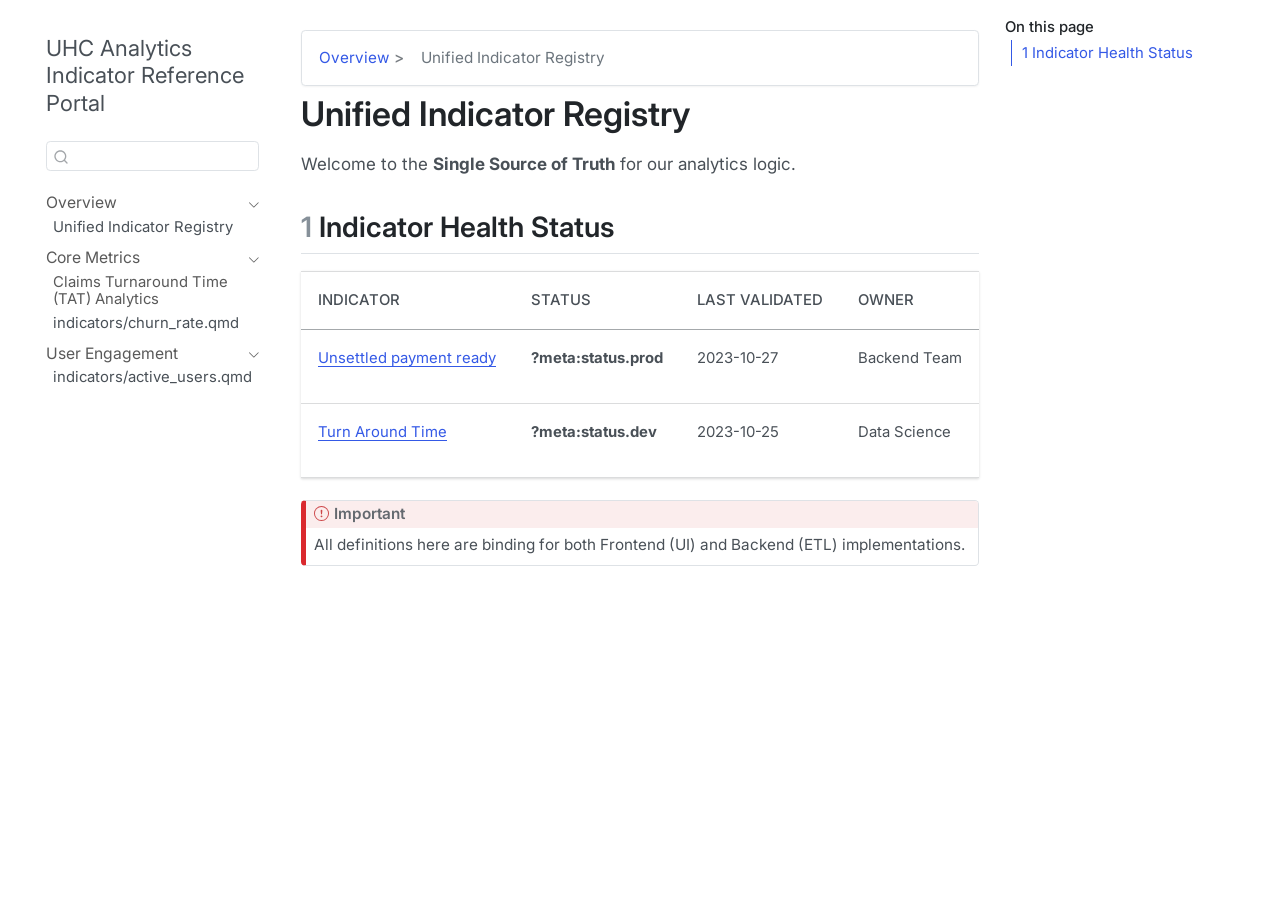
<file: docs/index.html>
<!DOCTYPE html>
<html xmlns="http://www.w3.org/1999/xhtml" lang="en" xml:lang="en"><head>

<meta charset="utf-8">
<meta name="generator" content="quarto-1.9.37">

<meta name="viewport" content="width=device-width, initial-scale=1.0, user-scalable=yes">


<title>Unified Indicator Registry – UHC Analytics Indicator Reference Portal</title>
<style>
/* Default styles provided by pandoc.
** See https://pandoc.org/MANUAL.html#variables-for-html for config info.
*/
code{white-space: pre-wrap;}
span.smallcaps{font-variant: small-caps;}
div.columns{display: flex; gap: min(4vw, 1.5em);}
div.column{flex: auto; overflow-x: auto;}
div.hanging-indent{margin-left: 1.5em; text-indent: -1.5em;}
ul.task-list{list-style: none;}
ul.task-list li input[type="checkbox"] {
  width: 0.8em;
  margin: 0 0.8em 0.2em -1em; /* quarto-specific, see https://github.com/quarto-dev/quarto-cli/issues/4556 */ 
  vertical-align: middle;
}
</style>


<script src="site_libs/quarto-nav/quarto-nav.js"></script>
<script src="site_libs/quarto-nav/headroom.min.js"></script>
<script src="site_libs/clipboard/clipboard.min.js"></script>
<script src="site_libs/quarto-search/autocomplete.umd.js"></script>
<script src="site_libs/quarto-search/fuse.min.js"></script>
<script src="site_libs/quarto-search/quarto-search.js"></script>
<meta name="quarto:offset" content="./">
<script src="site_libs/quarto-html/quarto.js" type="module"></script>
<script src="site_libs/quarto-html/tabsets/tabsets.js" type="module"></script>
<script src="site_libs/quarto-html/popper.min.js"></script>
<script src="site_libs/quarto-html/tippy.umd.min.js"></script>
<script src="site_libs/quarto-html/anchor.min.js"></script>
<link href="site_libs/quarto-html/tippy.css" rel="stylesheet">
<link href="site_libs/quarto-html/quarto-syntax-highlighting-7f8f88aac4f3542376d5c11b86a4c14d.css" rel="stylesheet" id="quarto-text-highlighting-styles">
<script src="site_libs/bootstrap/bootstrap.min.js"></script>
<link href="site_libs/bootstrap/bootstrap-icons.css" rel="stylesheet">
<link href="site_libs/bootstrap/bootstrap-1c2b39b91d62c1bd2d977d21438fc985.min.css" rel="stylesheet" append-hash="true" id="quarto-bootstrap" data-mode="light">
<script id="quarto-search-options" type="application/json">{
  "location": "sidebar",
  "copy-button": false,
  "collapse-after": 3,
  "panel-placement": "start",
  "type": "textbox",
  "limit": 50,
  "keyboard-shortcut": [
    "f",
    "/",
    "s"
  ],
  "show-item-context": false,
  "language": {
    "search-no-results-text": "No results",
    "search-matching-documents-text": "matching documents",
    "search-copy-link-title": "Copy link to search",
    "search-hide-matches-text": "Hide additional matches",
    "search-more-match-text": "more match in this document",
    "search-more-matches-text": "more matches in this document",
    "search-clear-button-title": "Clear",
    "search-text-placeholder": "",
    "search-detached-cancel-button-title": "Cancel",
    "search-submit-button-title": "Submit",
    "search-label": "Search"
  }
}</script>


</head>

<body class="nav-sidebar floating quarto-light">

<div id="quarto-search-results"></div>
  <header id="quarto-header" class="headroom fixed-top">
  <nav class="quarto-secondary-nav">
    <div class="container-fluid d-flex">
      <button type="button" class="quarto-btn-toggle btn" data-bs-toggle="collapse" role="button" data-bs-target=".quarto-sidebar-collapse-item" aria-controls="quarto-sidebar" aria-expanded="false" aria-label="Toggle sidebar navigation" onclick="if (window.quartoToggleHeadroom) { window.quartoToggleHeadroom(); }">
        <i class="bi bi-layout-text-sidebar-reverse"></i>
      </button>
        <nav class="quarto-page-breadcrumbs" aria-label="breadcrumb"><ol class="breadcrumb"><li class="breadcrumb-item"><a href="./index.html">Overview</a></li><li class="breadcrumb-item"><a href="./index.html">Unified Indicator Registry</a></li></ol></nav>
        <a class="flex-grow-1" role="navigation" data-bs-toggle="collapse" data-bs-target=".quarto-sidebar-collapse-item" aria-controls="quarto-sidebar" aria-expanded="false" aria-label="Toggle sidebar navigation" onclick="if (window.quartoToggleHeadroom) { window.quartoToggleHeadroom(); }">      
        </a>
      <button type="button" class="btn quarto-search-button" aria-label="Search" onclick="window.quartoOpenSearch();">
        <i class="bi bi-search"></i>
      </button>
    </div>
  </nav>
</header>
<!-- content -->
<div id="quarto-content" class="quarto-container page-columns page-rows-contents page-layout-article">
<!-- sidebar -->
  <nav id="quarto-sidebar" class="sidebar collapse collapse-horizontal quarto-sidebar-collapse-item sidebar-navigation floating overflow-auto">
    <div class="pt-lg-2 mt-2 text-left sidebar-header">
    <div class="sidebar-title mb-0 py-0">
      <a href="./">UHC Analytics Indicator Reference Portal</a> 
    </div>
      </div>
        <div class="mt-2 flex-shrink-0 align-items-center">
        <div class="sidebar-search">
        <div id="quarto-search" class="" title="Search"></div>
        </div>
        </div>
    <div class="sidebar-menu-container"> 
    <ul class="list-unstyled mt-1">
        <li class="sidebar-item sidebar-item-section">
      <div class="sidebar-item-container"> 
            <a class="sidebar-item-text sidebar-link text-start" data-bs-toggle="collapse" data-bs-target="#quarto-sidebar-section-1" role="navigation" aria-expanded="true">
 <span class="menu-text">Overview</span></a>
          <a class="sidebar-item-toggle text-start" data-bs-toggle="collapse" data-bs-target="#quarto-sidebar-section-1" role="navigation" aria-expanded="true" aria-label="Toggle section">
            <i class="bi bi-chevron-right ms-2"></i>
          </a> 
      </div>
      <ul id="quarto-sidebar-section-1" class="collapse list-unstyled sidebar-section depth1 show">  
          <li class="sidebar-item">
  <div class="sidebar-item-container"> 
  <a href="./index.html" class="sidebar-item-text sidebar-link active">
 <span class="menu-text">Unified Indicator Registry</span></a>
  </div>
</li>
      </ul>
  </li>
        <li class="sidebar-item sidebar-item-section">
      <div class="sidebar-item-container"> 
            <a class="sidebar-item-text sidebar-link text-start" data-bs-toggle="collapse" data-bs-target="#quarto-sidebar-section-2" role="navigation" aria-expanded="true">
 <span class="menu-text">Core Metrics</span></a>
          <a class="sidebar-item-toggle text-start" data-bs-toggle="collapse" data-bs-target="#quarto-sidebar-section-2" role="navigation" aria-expanded="true" aria-label="Toggle section">
            <i class="bi bi-chevron-right ms-2"></i>
          </a> 
      </div>
      <ul id="quarto-sidebar-section-2" class="collapse list-unstyled sidebar-section depth1 show">  
          <li class="sidebar-item">
  <div class="sidebar-item-container"> 
  <a href="./indicators/tat_analytics.html" class="sidebar-item-text sidebar-link">
 <span class="menu-text">Claims Turnaround Time (TAT) Analytics</span></a>
  </div>
</li>
          <li class="sidebar-item">
 <span class="menu-text">indicators/churn_rate.qmd</span>
  </li>
      </ul>
  </li>
        <li class="sidebar-item sidebar-item-section">
      <div class="sidebar-item-container"> 
            <a class="sidebar-item-text sidebar-link text-start" data-bs-toggle="collapse" data-bs-target="#quarto-sidebar-section-3" role="navigation" aria-expanded="true">
 <span class="menu-text">User Engagement</span></a>
          <a class="sidebar-item-toggle text-start" data-bs-toggle="collapse" data-bs-target="#quarto-sidebar-section-3" role="navigation" aria-expanded="true" aria-label="Toggle section">
            <i class="bi bi-chevron-right ms-2"></i>
          </a> 
      </div>
      <ul id="quarto-sidebar-section-3" class="collapse list-unstyled sidebar-section depth1 show">  
          <li class="sidebar-item">
 <span class="menu-text">indicators/active_users.qmd</span>
  </li>
      </ul>
  </li>
    </ul>
    </div>
</nav>
<div id="quarto-sidebar-glass" class="quarto-sidebar-collapse-item" data-bs-toggle="collapse" data-bs-target=".quarto-sidebar-collapse-item"></div>
<!-- margin-sidebar -->
    <div id="quarto-margin-sidebar" class="sidebar margin-sidebar">
        <nav id="TOC" role="doc-toc" class="toc-active">
    <h2 id="toc-title">On this page</h2>
   
  <ul>
  <li><a href="#indicator-health-status" id="toc-indicator-health-status" class="nav-link active" data-scroll-target="#indicator-health-status"><span class="header-section-number">1</span> Indicator Health Status</a></li>
  </ul>
</nav>
    </div>
<!-- main -->
<main class="content" id="quarto-document-content">

<header id="title-block-header" class="quarto-title-block default"><nav class="quarto-page-breadcrumbs quarto-title-breadcrumbs d-none d-lg-block" aria-label="breadcrumb"><ol class="breadcrumb"><li class="breadcrumb-item"><a href="./index.html">Overview</a></li><li class="breadcrumb-item"><a href="./index.html">Unified Indicator Registry</a></li></ol></nav>
<div class="quarto-title">
<h1 class="title">Unified Indicator Registry</h1>
</div>



<div class="quarto-title-meta">

    
  
    
  </div>
  


</header>


<p>Welcome to the <strong>Single Source of Truth</strong> for our analytics logic.</p>
<section id="indicator-health-status" class="level2" data-number="1">
<h2 data-number="1" class="anchored" data-anchor-id="indicator-health-status"><span class="header-section-number">1</span> Indicator Health Status</h2>
<table class="caption-top table">
<thead>
<tr class="header">
<th>Indicator</th>
<th>Status</th>
<th>Last Validated</th>
<th>Owner</th>
</tr>
</thead>
<tbody>
<tr class="odd">
<td><a href="./indicators/erp-payment-ready.html">Unsettled payment ready</a></td>
<td><p><strong>?meta:status.prod</strong></p></td>
<td>2023-10-27</td>
<td>Backend Team</td>
</tr>
<tr class="even">
<td><a href="./indicators/tat_analytics.html">Turn Around Time</a></td>
<td><p><strong>?meta:status.dev</strong></p></td>
<td>2023-10-25</td>
<td>Data Science</td>
</tr>
</tbody>
</table>
<div class="callout callout-style-default callout-important callout-titled">
<div class="callout-header d-flex align-content-center">
<div class="callout-icon-container">
<i class="callout-icon"></i>
</div>
<div class="callout-title-container flex-fill">
Important
</div>
</div>
<div class="callout-body-container callout-body">
<p>All definitions here are binding for both Frontend (UI) and Backend (ETL) implementations.</p>
</div>
</div>


</section>

</main> <!-- /main -->
<script id="quarto-html-after-body" type="application/javascript">
  window.document.addEventListener("DOMContentLoaded", function (event) {
    const icon = "";
    const anchorJS = new window.AnchorJS();
    anchorJS.options = {
      placement: 'right',
      icon: icon
    };
    anchorJS.add('.anchored');
    const isCodeAnnotation = (el) => {
      for (const clz of el.classList) {
        if (clz.startsWith('code-annotation-')) {                     
          return true;
        }
      }
      return false;
    }
    const onCopySuccess = function(e) {
      // button target
      const button = e.trigger;
      // don't keep focus
      button.blur();
      // flash "checked"
      button.classList.add('code-copy-button-checked');
      var currentTitle = button.getAttribute("title");
      button.setAttribute("title", "Copied!");
      let tooltip;
      if (window.bootstrap) {
        button.setAttribute("data-bs-toggle", "tooltip");
        button.setAttribute("data-bs-placement", "left");
        button.setAttribute("data-bs-title", "Copied!");
        tooltip = new bootstrap.Tooltip(button, 
          { trigger: "manual", 
            customClass: "code-copy-button-tooltip",
            offset: [0, -8]});
        tooltip.show();    
      }
      setTimeout(function() {
        if (tooltip) {
          tooltip.hide();
          button.removeAttribute("data-bs-title");
          button.removeAttribute("data-bs-toggle");
          button.removeAttribute("data-bs-placement");
        }
        button.setAttribute("title", currentTitle);
        button.classList.remove('code-copy-button-checked');
      }, 1000);
      // clear code selection
      e.clearSelection();
    }
    const getTextToCopy = function(trigger) {
      const outerScaffold = trigger.parentElement.cloneNode(true);
      const codeEl = outerScaffold.querySelector('code');
      for (const childEl of codeEl.children) {
        if (isCodeAnnotation(childEl)) {
          childEl.remove();
        }
      }
      return codeEl.innerText;
    }
    const clipboard = new window.ClipboardJS('.code-copy-button:not([data-in-quarto-modal])', {
      text: getTextToCopy
    });
    clipboard.on('success', onCopySuccess);
    if (window.document.getElementById('quarto-embedded-source-code-modal')) {
      const clipboardModal = new window.ClipboardJS('.code-copy-button[data-in-quarto-modal]', {
        text: getTextToCopy,
        container: window.document.getElementById('quarto-embedded-source-code-modal')
      });
      clipboardModal.on('success', onCopySuccess);
    }
      var localhostRegex = new RegExp(/^(?:http|https):\/\/localhost\:?[0-9]*\//);
      var mailtoRegex = new RegExp(/^mailto:/);
        var filterRegex = new RegExp('/' + window.location.host + '/');
      var isInternal = (href) => {
          return filterRegex.test(href) || localhostRegex.test(href) || mailtoRegex.test(href);
      }
      // Inspect non-navigation links and adorn them if external
     var links = window.document.querySelectorAll('a[href]:not(.nav-link):not(.navbar-brand):not(.toc-action):not(.sidebar-link):not(.sidebar-item-toggle):not(.pagination-link):not(.no-external):not([aria-hidden]):not(.dropdown-item):not(.quarto-navigation-tool):not(.about-link)');
      for (var i=0; i<links.length; i++) {
        const link = links[i];
        if (!isInternal(link.href)) {
          // undo the damage that might have been done by quarto-nav.js in the case of
          // links that we want to consider external
          if (link.dataset.originalHref !== undefined) {
            link.href = link.dataset.originalHref;
          }
        }
      }
    function tippyHover(el, contentFn, onTriggerFn, onUntriggerFn) {
      const config = {
        allowHTML: true,
        maxWidth: 500,
        delay: 100,
        arrow: false,
        appendTo: function(el) {
            return el.parentElement;
        },
        interactive: true,
        interactiveBorder: 10,
        theme: 'quarto',
        placement: 'bottom-start',
      };
      if (contentFn) {
        config.content = contentFn;
      }
      if (onTriggerFn) {
        config.onTrigger = onTriggerFn;
      }
      if (onUntriggerFn) {
        config.onUntrigger = onUntriggerFn;
      }
      window.tippy(el, config); 
    }
    const noterefs = window.document.querySelectorAll('a[role="doc-noteref"]');
    for (var i=0; i<noterefs.length; i++) {
      const ref = noterefs[i];
      tippyHover(ref, function() {
        // use id or data attribute instead here
        let href = ref.getAttribute('data-footnote-href') || ref.getAttribute('href');
        try { href = new URL(href).hash; } catch {}
        const id = href.replace(/^#\/?/, "");
        const note = window.document.getElementById(id);
        if (note) {
          return note.innerHTML;
        } else {
          return "";
        }
      });
    }
    const xrefs = window.document.querySelectorAll('a.quarto-xref');
    const processXRef = (id, note) => {
      // Strip column container classes
      const stripColumnClz = (el) => {
        el.classList.remove("page-full", "page-columns");
        if (el.children) {
          for (const child of el.children) {
            stripColumnClz(child);
          }
        }
      }
      stripColumnClz(note)
      if (id === null || id.startsWith('sec-')) {
        // Special case sections, only their first couple elements
        const container = document.createElement("div");
        if (note.children && note.children.length > 2) {
          container.appendChild(note.children[0].cloneNode(true));
          for (let i = 1; i < note.children.length; i++) {
            const child = note.children[i];
            if (child.tagName === "P" && child.innerText === "") {
              continue;
            } else {
              container.appendChild(child.cloneNode(true));
              break;
            }
          }
          if (window.Quarto?.typesetMath) {
            window.Quarto.typesetMath(container);
          }
          return container.innerHTML
        } else {
          if (window.Quarto?.typesetMath) {
            window.Quarto.typesetMath(note);
          }
          return note.innerHTML;
        }
      } else {
        // Remove any anchor links if they are present
        const anchorLink = note.querySelector('a.anchorjs-link');
        if (anchorLink) {
          anchorLink.remove();
        }
        if (window.Quarto?.typesetMath) {
          window.Quarto.typesetMath(note);
        }
        if (note.classList.contains("callout")) {
          return note.outerHTML;
        } else {
          return note.innerHTML;
        }
      }
    }
    for (var i=0; i<xrefs.length; i++) {
      const xref = xrefs[i];
      tippyHover(xref, undefined, function(instance) {
        instance.disable();
        let url = xref.getAttribute('href');
        let hash = undefined; 
        if (url.startsWith('#')) {
          hash = url;
        } else {
          try { hash = new URL(url).hash; } catch {}
        }
        if (hash) {
          const id = hash.replace(/^#\/?/, "");
          const note = window.document.getElementById(id);
          if (note !== null) {
            try {
              const html = processXRef(id, note.cloneNode(true));
              instance.setContent(html);
            } finally {
              instance.enable();
              instance.show();
            }
          } else {
            // See if we can fetch this
            fetch(url.split('#')[0])
            .then(res => res.text())
            .then(html => {
              const parser = new DOMParser();
              const htmlDoc = parser.parseFromString(html, "text/html");
              const note = htmlDoc.getElementById(id);
              if (note !== null) {
                const html = processXRef(id, note);
                instance.setContent(html);
              } 
            }).finally(() => {
              instance.enable();
              instance.show();
            });
          }
        } else {
          // See if we can fetch a full url (with no hash to target)
          // This is a special case and we should probably do some content thinning / targeting
          fetch(url)
          .then(res => res.text())
          .then(html => {
            const parser = new DOMParser();
            const htmlDoc = parser.parseFromString(html, "text/html");
            const note = htmlDoc.querySelector('main.content');
            if (note !== null) {
              // This should only happen for chapter cross references
              // (since there is no id in the URL)
              // remove the first header
              if (note.children.length > 0 && note.children[0].tagName === "HEADER") {
                note.children[0].remove();
              }
              const html = processXRef(null, note);
              instance.setContent(html);
            } 
          }).finally(() => {
            instance.enable();
            instance.show();
          });
        }
      }, function(instance) {
      });
    }
        let selectedAnnoteEl;
        const selectorForAnnotation = ( cell, annotation) => {
          let cellAttr = 'data-code-cell="' + cell + '"';
          let lineAttr = 'data-code-annotation="' +  annotation + '"';
          const selector = 'span[' + cellAttr + '][' + lineAttr + ']';
          return selector;
        }
        const selectCodeLines = (annoteEl) => {
          const doc = window.document;
          const targetCell = annoteEl.getAttribute("data-target-cell");
          const targetAnnotation = annoteEl.getAttribute("data-target-annotation");
          const annoteSpan = window.document.querySelector(selectorForAnnotation(targetCell, targetAnnotation));
          const lines = annoteSpan.getAttribute("data-code-lines").split(",");
          const lineIds = lines.map((line) => {
            return targetCell + "-" + line;
          })
          let top = null;
          let height = null;
          let parent = null;
          if (lineIds.length > 0) {
              //compute the position of the single el (top and bottom and make a div)
              const el = window.document.getElementById(lineIds[0]);
              top = el.offsetTop;
              height = el.offsetHeight;
              parent = el.parentElement.parentElement;
            if (lineIds.length > 1) {
              const lastEl = window.document.getElementById(lineIds[lineIds.length - 1]);
              const bottom = lastEl.offsetTop + lastEl.offsetHeight;
              height = bottom - top;
            }
            if (top !== null && height !== null && parent !== null) {
              // cook up a div (if necessary) and position it 
              let div = window.document.getElementById("code-annotation-line-highlight");
              if (div === null) {
                div = window.document.createElement("div");
                div.setAttribute("id", "code-annotation-line-highlight");
                div.style.position = 'absolute';
                parent.appendChild(div);
              }
              div.style.top = top - 2 + "px";
              div.style.height = height + 4 + "px";
              div.style.left = 0;
              let gutterDiv = window.document.getElementById("code-annotation-line-highlight-gutter");
              if (gutterDiv === null) {
                gutterDiv = window.document.createElement("div");
                gutterDiv.setAttribute("id", "code-annotation-line-highlight-gutter");
                gutterDiv.style.position = 'absolute';
                const codeCell = window.document.getElementById(targetCell);
                const gutter = codeCell.querySelector('.code-annotation-gutter');
                gutter.appendChild(gutterDiv);
              }
              gutterDiv.style.top = top - 2 + "px";
              gutterDiv.style.height = height + 4 + "px";
            }
            selectedAnnoteEl = annoteEl;
          }
        };
        const unselectCodeLines = () => {
          const elementsIds = ["code-annotation-line-highlight", "code-annotation-line-highlight-gutter"];
          elementsIds.forEach((elId) => {
            const div = window.document.getElementById(elId);
            if (div) {
              div.remove();
            }
          });
          selectedAnnoteEl = undefined;
        };
          // Handle positioning of the toggle
      window.addEventListener(
        "resize",
        throttle(() => {
          elRect = undefined;
          if (selectedAnnoteEl) {
            selectCodeLines(selectedAnnoteEl);
          }
        }, 10)
      );
      function throttle(fn, ms) {
      let throttle = false;
      let timer;
        return (...args) => {
          if(!throttle) { // first call gets through
              fn.apply(this, args);
              throttle = true;
          } else { // all the others get throttled
              if(timer) clearTimeout(timer); // cancel #2
              timer = setTimeout(() => {
                fn.apply(this, args);
                timer = throttle = false;
              }, ms);
          }
        };
      }
        // Attach click handler to the DT
        const annoteDls = window.document.querySelectorAll('dt[data-target-cell]');
        for (const annoteDlNode of annoteDls) {
          annoteDlNode.addEventListener('click', (event) => {
            const clickedEl = event.target;
            if (clickedEl !== selectedAnnoteEl) {
              unselectCodeLines();
              const activeEl = window.document.querySelector('dt[data-target-cell].code-annotation-active');
              if (activeEl) {
                activeEl.classList.remove('code-annotation-active');
              }
              selectCodeLines(clickedEl);
              clickedEl.classList.add('code-annotation-active');
            } else {
              // Unselect the line
              unselectCodeLines();
              clickedEl.classList.remove('code-annotation-active');
            }
          });
        }
    const findCites = (el) => {
      const parentEl = el.parentElement;
      if (parentEl) {
        const cites = parentEl.dataset.cites;
        if (cites) {
          return {
            el,
            cites: cites.split(' ')
          };
        } else {
          return findCites(el.parentElement)
        }
      } else {
        return undefined;
      }
    };
    var bibliorefs = window.document.querySelectorAll('a[role="doc-biblioref"]');
    for (var i=0; i<bibliorefs.length; i++) {
      const ref = bibliorefs[i];
      const citeInfo = findCites(ref);
      if (citeInfo) {
        tippyHover(citeInfo.el, function() {
          var popup = window.document.createElement('div');
          citeInfo.cites.forEach(function(cite) {
            var citeDiv = window.document.createElement('div');
            citeDiv.classList.add('hanging-indent');
            citeDiv.classList.add('csl-entry');
            var biblioDiv = window.document.getElementById('ref-' + cite);
            if (biblioDiv) {
              citeDiv.innerHTML = biblioDiv.innerHTML;
            }
            popup.appendChild(citeDiv);
          });
          return popup.innerHTML;
        });
      }
    }
  });
  </script>
</div> <!-- /content -->




</body></html>
</file>
<file: docs/site_libs/quarto-html/tippy.css>
.tippy-box[data-animation=fade][data-state=hidden]{opacity:0}[data-tippy-root]{max-width:calc(100vw - 10px)}.tippy-box{position:relative;background-color:#333;color:#fff;border-radius:4px;font-size:14px;line-height:1.4;white-space:normal;outline:0;transition-property:transform,visibility,opacity}.tippy-box[data-placement^=top]>.tippy-arrow{bottom:0}.tippy-box[data-placement^=top]>.tippy-arrow:before{bottom:-7px;left:0;border-width:8px 8px 0;border-top-color:initial;transform-origin:center top}.tippy-box[data-placement^=bottom]>.tippy-arrow{top:0}.tippy-box[data-placement^=bottom]>.tippy-arrow:before{top:-7px;left:0;border-width:0 8px 8px;border-bottom-color:initial;transform-origin:center bottom}.tippy-box[data-placement^=left]>.tippy-arrow{right:0}.tippy-box[data-placement^=left]>.tippy-arrow:before{border-width:8px 0 8px 8px;border-left-color:initial;right:-7px;transform-origin:center left}.tippy-box[data-placement^=right]>.tippy-arrow{left:0}.tippy-box[data-placement^=right]>.tippy-arrow:before{left:-7px;border-width:8px 8px 8px 0;border-right-color:initial;transform-origin:center right}.tippy-box[data-inertia][data-state=visible]{transition-timing-function:cubic-bezier(.54,1.5,.38,1.11)}.tippy-arrow{width:16px;height:16px;color:#333}.tippy-arrow:before{content:"";position:absolute;border-color:transparent;border-style:solid}.tippy-content{position:relative;padding:5px 9px;z-index:1}
</file>
<file: docs/site_libs/quarto-html/quarto-syntax-highlighting-7f8f88aac4f3542376d5c11b86a4c14d.css>
/* quarto syntax highlight colors */
:root {
  --quarto-hl-ot-color: #003B4F;
  --quarto-hl-at-color: #657422;
  --quarto-hl-ss-color: #20794D;
  --quarto-hl-an-color: #5E5E5E;
  --quarto-hl-fu-color: #4758AB;
  --quarto-hl-st-color: #20794D;
  --quarto-hl-cf-color: #003B4F;
  --quarto-hl-op-color: #5E5E5E;
  --quarto-hl-er-color: #AD0000;
  --quarto-hl-bn-color: #AD0000;
  --quarto-hl-al-color: #AD0000;
  --quarto-hl-va-color: #111111;
  --quarto-hl-bu-color: inherit;
  --quarto-hl-ex-color: inherit;
  --quarto-hl-pp-color: #AD0000;
  --quarto-hl-in-color: #5E5E5E;
  --quarto-hl-vs-color: #20794D;
  --quarto-hl-wa-color: #5E5E5E;
  --quarto-hl-do-color: #5E5E5E;
  --quarto-hl-im-color: #00769E;
  --quarto-hl-ch-color: #20794D;
  --quarto-hl-dt-color: #AD0000;
  --quarto-hl-fl-color: #AD0000;
  --quarto-hl-co-color: #5E5E5E;
  --quarto-hl-cv-color: #5E5E5E;
  --quarto-hl-cn-color: #8f5902;
  --quarto-hl-sc-color: #5E5E5E;
  --quarto-hl-dv-color: #AD0000;
  --quarto-hl-kw-color: #003B4F;
}

/* other quarto variables */
:root {
  --quarto-font-monospace: SFMono-Regular, Menlo, Monaco, Consolas, "Liberation Mono", "Courier New", monospace;
}

/* syntax highlight based on Pandoc's rules */
pre > code.sourceCode > span {
  color: #003B4F;
}

code.sourceCode > span {
  color: #003B4F;
}

div.sourceCode,
div.sourceCode pre.sourceCode {
  color: #003B4F;
}

/* Normal */
code span {
  color: #003B4F;
}

/* Alert */
code span.al {
  color: #AD0000;
  font-style: inherit;
}

/* Annotation */
code span.an {
  color: #5E5E5E;
  font-style: inherit;
}

/* Attribute */
code span.at {
  color: #657422;
  font-style: inherit;
}

/* BaseN */
code span.bn {
  color: #AD0000;
  font-style: inherit;
}

/* BuiltIn */
code span.bu {
  font-style: inherit;
}

/* ControlFlow */
code span.cf {
  color: #003B4F;
  font-weight: bold;
  font-style: inherit;
}

/* Char */
code span.ch {
  color: #20794D;
  font-style: inherit;
}

/* Constant */
code span.cn {
  color: #8f5902;
  font-style: inherit;
}

/* Comment */
code span.co {
  color: #5E5E5E;
  font-style: inherit;
}

/* CommentVar */
code span.cv {
  color: #5E5E5E;
  font-style: italic;
}

/* Documentation */
code span.do {
  color: #5E5E5E;
  font-style: italic;
}

/* DataType */
code span.dt {
  color: #AD0000;
  font-style: inherit;
}

/* DecVal */
code span.dv {
  color: #AD0000;
  font-style: inherit;
}

/* Error */
code span.er {
  color: #AD0000;
  font-style: inherit;
}

/* Extension */
code span.ex {
  font-style: inherit;
}

/* Float */
code span.fl {
  color: #AD0000;
  font-style: inherit;
}

/* Function */
code span.fu {
  color: #4758AB;
  font-style: inherit;
}

/* Import */
code span.im {
  color: #00769E;
  font-style: inherit;
}

/* Information */
code span.in {
  color: #5E5E5E;
  font-style: inherit;
}

/* Keyword */
code span.kw {
  color: #003B4F;
  font-weight: bold;
  font-style: inherit;
}

/* Operator */
code span.op {
  color: #5E5E5E;
  font-style: inherit;
}

/* Other */
code span.ot {
  color: #003B4F;
  font-style: inherit;
}

/* Preprocessor */
code span.pp {
  color: #AD0000;
  font-style: inherit;
}

/* SpecialChar */
code span.sc {
  color: #5E5E5E;
  font-style: inherit;
}

/* SpecialString */
code span.ss {
  color: #20794D;
  font-style: inherit;
}

/* String */
code span.st {
  color: #20794D;
  font-style: inherit;
}

/* Variable */
code span.va {
  color: #111111;
  font-style: inherit;
}

/* VerbatimString */
code span.vs {
  color: #20794D;
  font-style: inherit;
}

/* Warning */
code span.wa {
  color: #5E5E5E;
  font-style: italic;
}

.prevent-inlining {
  content: "</";
}

/*# sourceMappingURL=789ad8cd35626ba772517505b42a116e.css.map */
</file>
